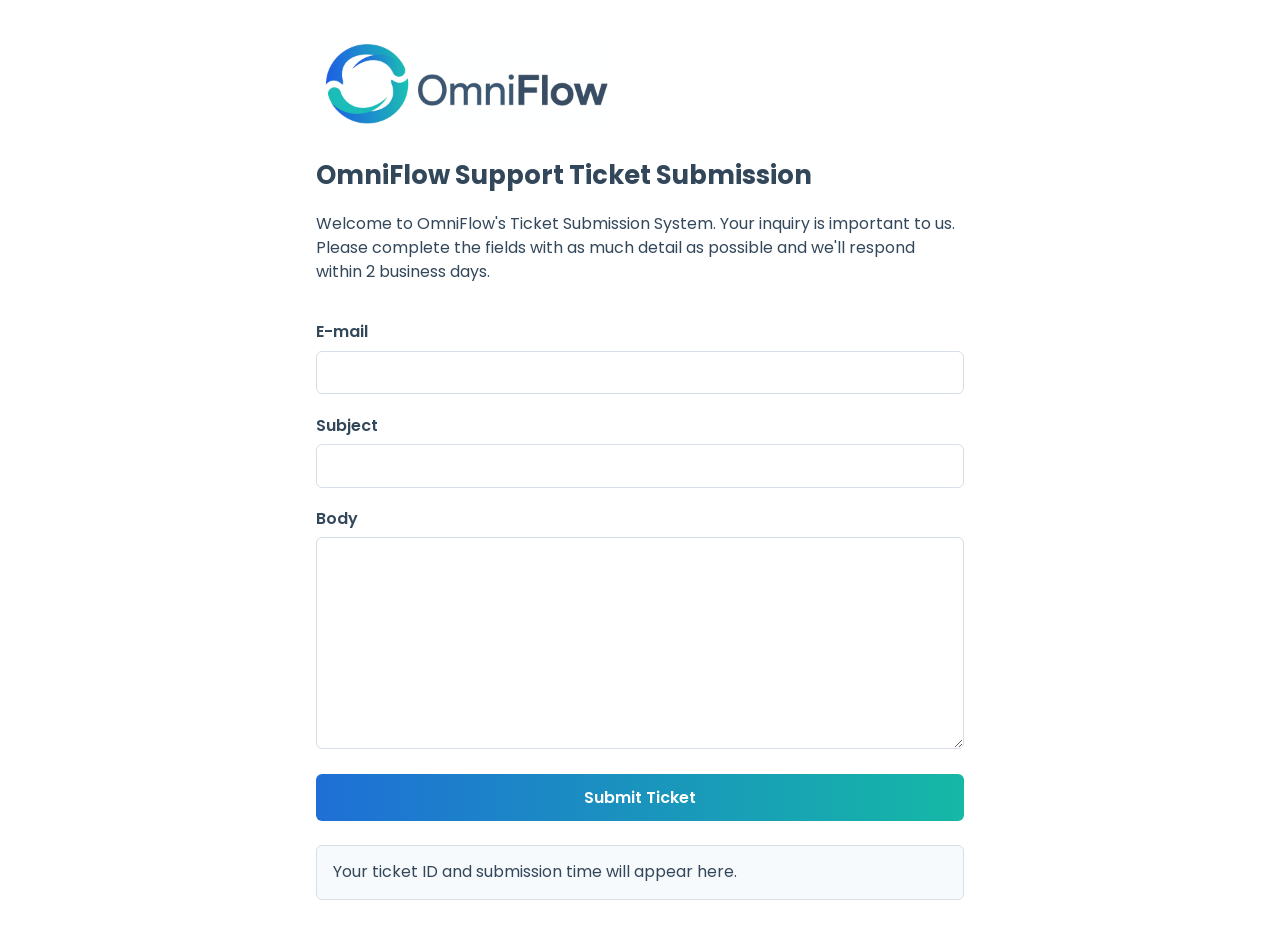
<file: index.html>
<!DOCTYPE html>
<html lang="en">
<head>
<meta charset="utf-8">
<title>OmniFlow Support Ticket Submission</title>
<link rel="stylesheet" href="styles.css">
</head>
<body>
<img src="image/omniflow-logo.png" alt="OmniFlow logo" width="300">
<h1>OmniFlow Support Ticket Submission</h1>
<p>Welcome to OmniFlow's Ticket Submission System. Your inquiry is important to us. Please complete the fields with as much detail as possible and we'll respond within 2 business days.</p>

<form id="ticket-form">
<label for="email">E-mail</label>
<input type="email" id="email" name="email" required pattern="[\w.-]+@[\w.-]+\.\w+" title="Enter a full email address, e.g. name@company.com">
<label for="subject">Subject</label>
<input type="text" id="subject" name="subject" required minlength="3" maxlength="200">
<label for="body">Body</label>
<textarea id="body" name="body" rows="8" required minlength="10" maxlength="5000"></textarea>
<button type="submit">Submit Ticket</button>
</form>
<div id="ticket-result">Your ticket ID and submission time will appear here.</div>
<script src="script.js"></script>
</body>
</html>
</file>
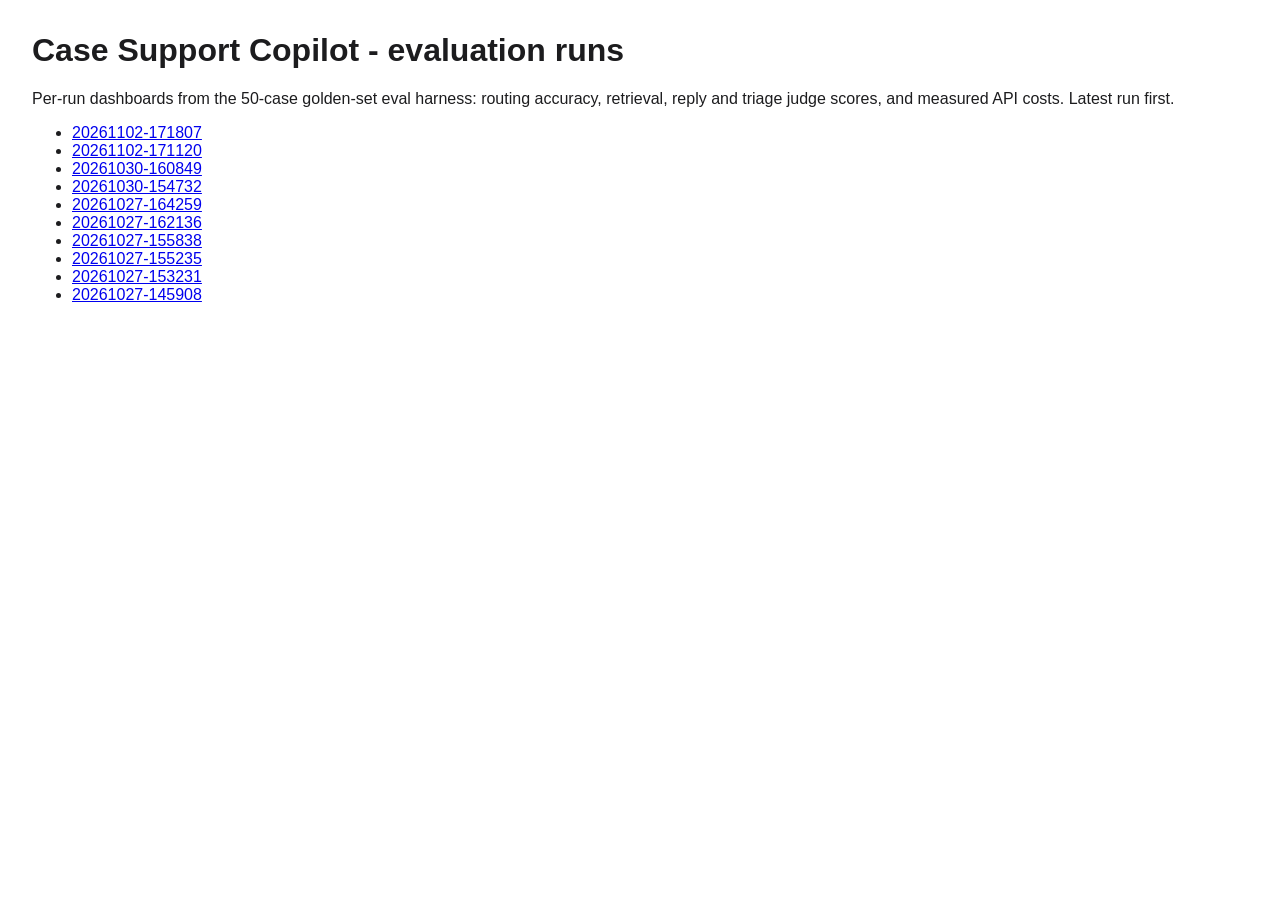
<file: capstone/eval/reports/index.html>
<!DOCTYPE html><html><head><meta charset='utf-8'><title>Case Support Copilot - eval runs</title><style>body { font-family: -apple-system, sans-serif; margin: 2rem; color: #1c1c1e; }</style></head><body><h1>Case Support Copilot - evaluation runs</h1><p>Per-run dashboards from the 50-case golden-set eval harness: routing accuracy, retrieval, reply and triage judge scores, and measured API costs. Latest run first.</p><ul><li><a href='20261102-171807/dashboard.html'>20261102-171807</a></li><li><a href='20261102-171120/dashboard.html'>20261102-171120</a></li><li><a href='20261030-160849/dashboard.html'>20261030-160849</a></li><li><a href='20261030-154732/dashboard.html'>20261030-154732</a></li><li><a href='20261027-164259/dashboard.html'>20261027-164259</a></li><li><a href='20261027-162136/dashboard.html'>20261027-162136</a></li><li><a href='20261027-155838/dashboard.html'>20261027-155838</a></li><li><a href='20261027-155235/dashboard.html'>20261027-155235</a></li><li><a href='20261027-153231/dashboard.html'>20261027-153231</a></li><li><a href='20261027-145908/dashboard.html'>20261027-145908</a></li></ul></body></html>
</file>
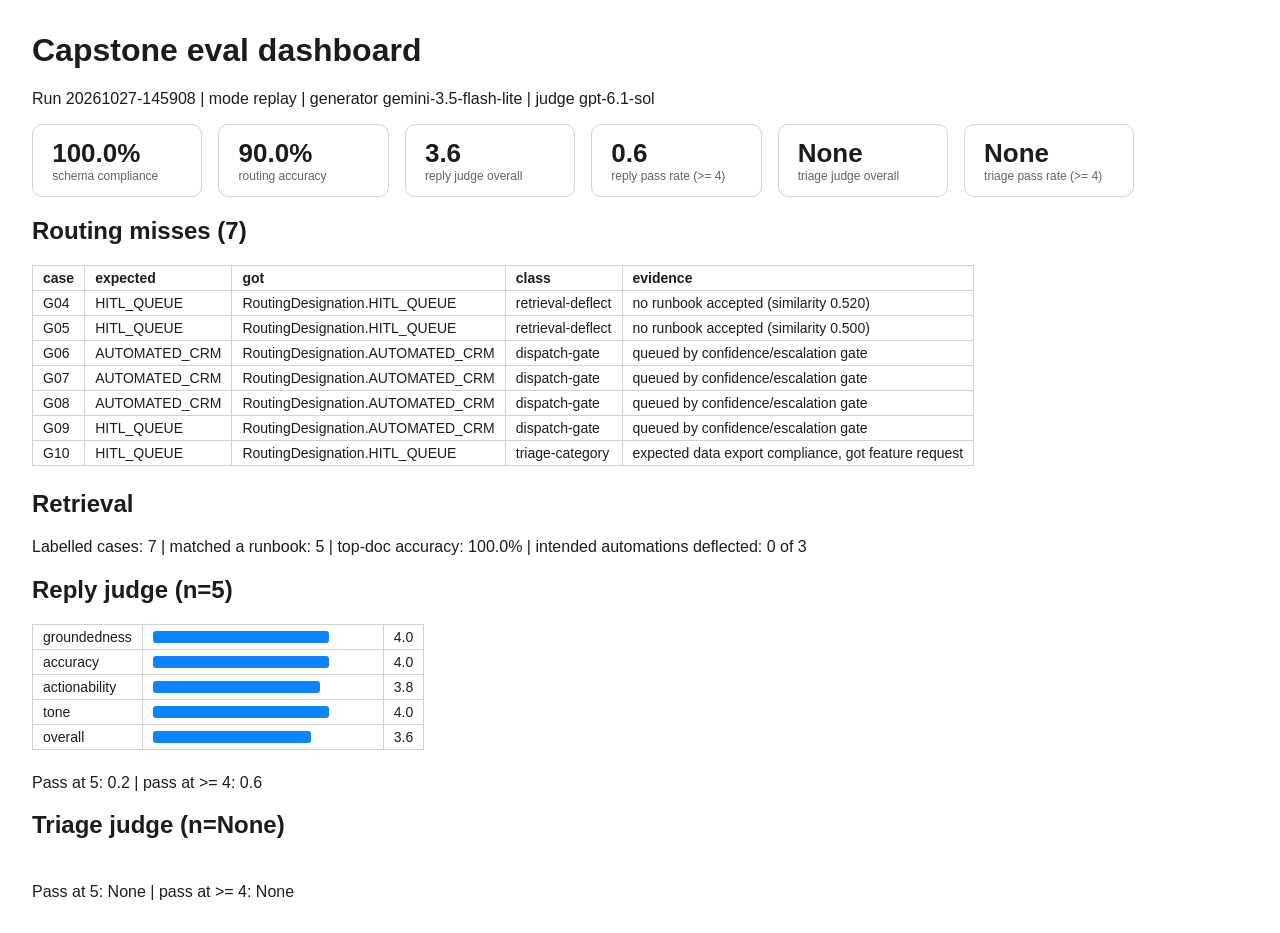
<file: capstone/eval/reports/20261027-145908/dashboard.html>
<!DOCTYPE html>
<html lang="en"><head><meta charset="utf-8">
<title>Capstone eval - 20261027-145908</title>
<style>
body { font-family: -apple-system, sans-serif; margin: 2rem;
  color: #1c1c1e; }
table { border-collapse: collapse; margin: 0.5rem 0 1.5rem; }
td, th { border: 1px solid #d1d1d6; padding: 4px 10px;
  text-align: left; font-size: 14px; }
.headline { display: flex; gap: 1rem; flex-wrap: wrap; }
.card { border: 1px solid #d1d1d6; border-radius: 10px;
  padding: 0.8rem 1.2rem; min-width: 130px; }
.card .n { font-size: 26px; font-weight: 700; }
.card .l { font-size: 12px; color: #636366; }
.barcell { width: 220px; }
.bar { background: #0a84ff; height: 12px; border-radius: 3px; }
</style></head><body>
<h1>Capstone eval dashboard</h1>
<p>Run 20261027-145908 | mode replay |
generator gemini-3.5-flash-lite | judge
gpt-6.1-sol</p>
<div class="headline">
<div class="card"><div class="n">100.0%</div>
<div class="l">schema compliance</div></div>
<div class="card"><div class="n">90.0%</div>
<div class="l">routing accuracy</div></div>
<div class="card"><div class="n">3.6</div>
<div class="l">reply judge overall</div></div>
<div class="card"><div class="n">0.6</div>
<div class="l">reply pass rate (&gt;= 4)</div></div>
<div class="card"><div class="n">None</div>
<div class="l">triage judge overall</div></div>
<div class="card"><div class="n">None</div>
<div class="l">triage pass rate (&gt;= 4)</div></div>
</div>

<h2>Routing misses (7)</h2>
<table><tr><th>case</th><th>expected</th><th>got</th>
<th>class</th><th>evidence</th></tr><tr><td>G04</td><td>HITL_QUEUE</td><td>RoutingDesignation.HITL_QUEUE</td><td>retrieval-deflect</td><td>no runbook accepted (similarity 0.520)</td></tr><tr><td>G05</td><td>HITL_QUEUE</td><td>RoutingDesignation.HITL_QUEUE</td><td>retrieval-deflect</td><td>no runbook accepted (similarity 0.500)</td></tr><tr><td>G06</td><td>AUTOMATED_CRM</td><td>RoutingDesignation.AUTOMATED_CRM</td><td>dispatch-gate</td><td>queued by confidence/escalation gate</td></tr><tr><td>G07</td><td>AUTOMATED_CRM</td><td>RoutingDesignation.AUTOMATED_CRM</td><td>dispatch-gate</td><td>queued by confidence/escalation gate</td></tr><tr><td>G08</td><td>AUTOMATED_CRM</td><td>RoutingDesignation.AUTOMATED_CRM</td><td>dispatch-gate</td><td>queued by confidence/escalation gate</td></tr><tr><td>G09</td><td>HITL_QUEUE</td><td>RoutingDesignation.AUTOMATED_CRM</td><td>dispatch-gate</td><td>queued by confidence/escalation gate</td></tr><tr><td>G10</td><td>HITL_QUEUE</td><td>RoutingDesignation.HITL_QUEUE</td><td>triage-category</td><td>expected data export compliance, got feature request</td></tr></table>
<h2>Retrieval</h2>
<p>Labelled cases: 7 | matched a runbook:
5 | top-doc accuracy: 100.0% |
intended automations deflected: 0 of
3</p>
<h2>Reply judge (n=5)</h2>
<table><tr><td>groundedness</td><td class='barcell'><div class='bar' style='width:80%'></div></td><td>4.0</td></tr><tr><td>accuracy</td><td class='barcell'><div class='bar' style='width:80%'></div></td><td>4.0</td></tr><tr><td>actionability</td><td class='barcell'><div class='bar' style='width:76%'></div></td><td>3.8</td></tr><tr><td>tone</td><td class='barcell'><div class='bar' style='width:80%'></div></td><td>4.0</td></tr><tr><td>overall</td><td class='barcell'><div class='bar' style='width:72%'></div></td><td>3.6</td></tr></table>
<p>Pass at 5: 0.2 |
pass at &gt;= 4: 0.6</p>
<h2>Triage judge (n=None)</h2>
<table></table>
<p>Pass at 5: None |
pass at &gt;= 4: None</p>
</body></html>
</file>
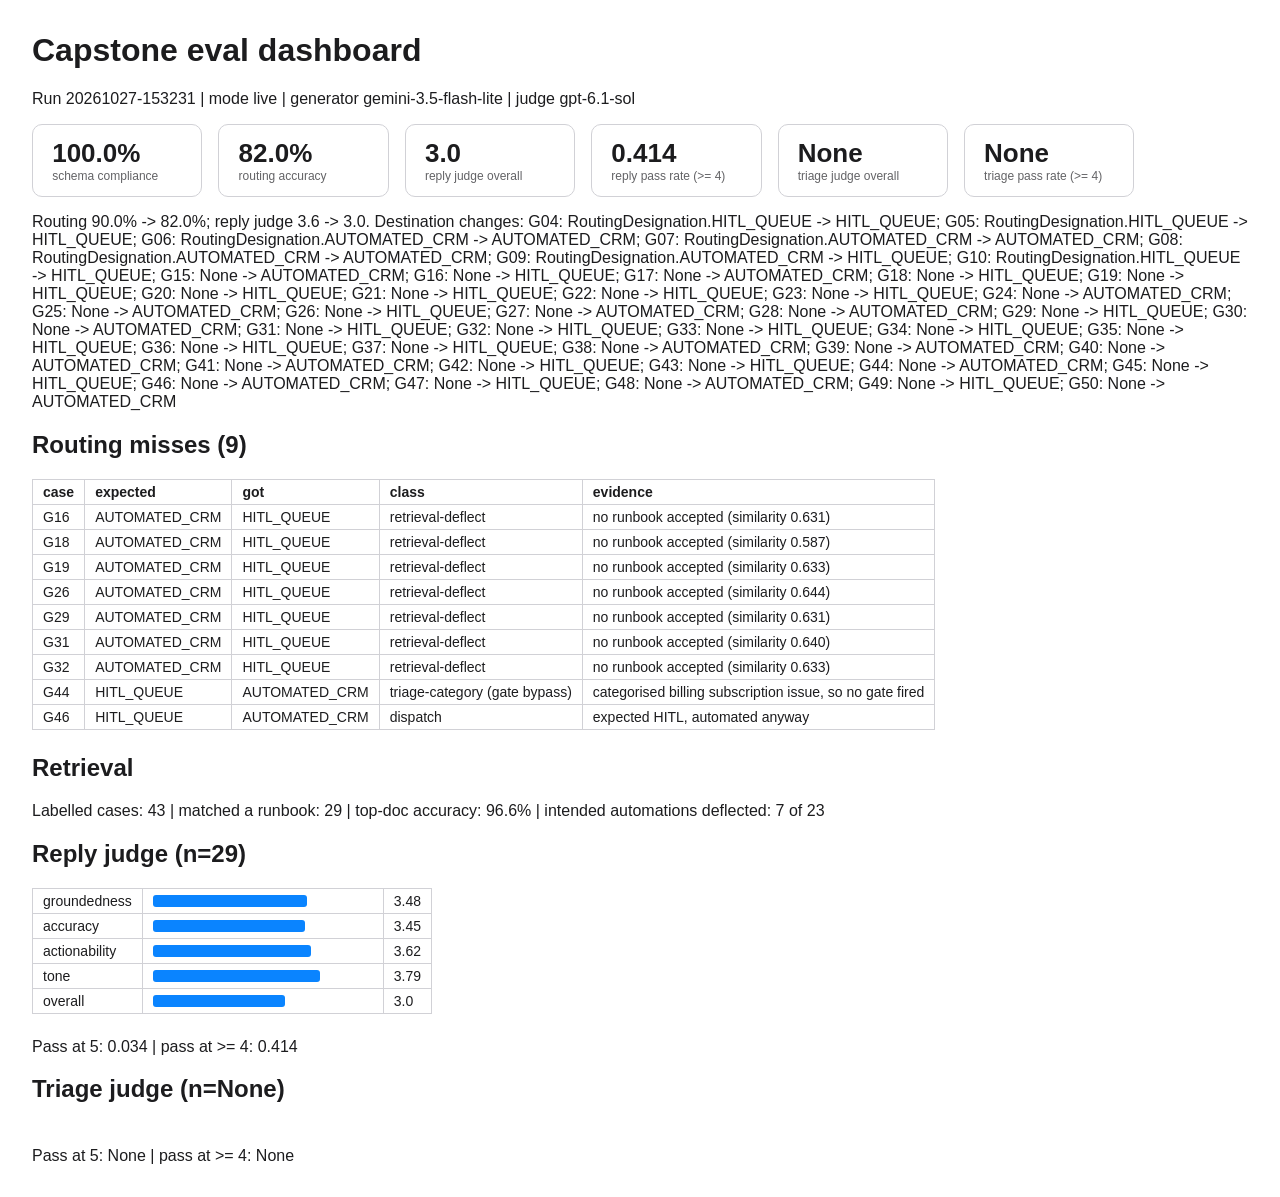
<file: capstone/eval/reports/20261027-153231/dashboard.html>
<!DOCTYPE html>
<html lang="en"><head><meta charset="utf-8">
<title>Capstone eval - 20261027-153231</title>
<style>
body { font-family: -apple-system, sans-serif; margin: 2rem;
  color: #1c1c1e; }
table { border-collapse: collapse; margin: 0.5rem 0 1.5rem; }
td, th { border: 1px solid #d1d1d6; padding: 4px 10px;
  text-align: left; font-size: 14px; }
.headline { display: flex; gap: 1rem; flex-wrap: wrap; }
.card { border: 1px solid #d1d1d6; border-radius: 10px;
  padding: 0.8rem 1.2rem; min-width: 130px; }
.card .n { font-size: 26px; font-weight: 700; }
.card .l { font-size: 12px; color: #636366; }
.barcell { width: 220px; }
.bar { background: #0a84ff; height: 12px; border-radius: 3px; }
</style></head><body>
<h1>Capstone eval dashboard</h1>
<p>Run 20261027-153231 | mode live |
generator gemini-3.5-flash-lite | judge
gpt-6.1-sol</p>
<div class="headline">
<div class="card"><div class="n">100.0%</div>
<div class="l">schema compliance</div></div>
<div class="card"><div class="n">82.0%</div>
<div class="l">routing accuracy</div></div>
<div class="card"><div class="n">3.0</div>
<div class="l">reply judge overall</div></div>
<div class="card"><div class="n">0.414</div>
<div class="l">reply pass rate (&gt;= 4)</div></div>
<div class="card"><div class="n">None</div>
<div class="l">triage judge overall</div></div>
<div class="card"><div class="n">None</div>
<div class="l">triage pass rate (&gt;= 4)</div></div>
</div>
<p>Routing 90.0% -> 82.0%; reply judge 3.6 -> 3.0. Destination changes: G04: RoutingDesignation.HITL_QUEUE -&gt; HITL_QUEUE; G05: RoutingDesignation.HITL_QUEUE -&gt; HITL_QUEUE; G06: RoutingDesignation.AUTOMATED_CRM -&gt; AUTOMATED_CRM; G07: RoutingDesignation.AUTOMATED_CRM -&gt; AUTOMATED_CRM; G08: RoutingDesignation.AUTOMATED_CRM -&gt; AUTOMATED_CRM; G09: RoutingDesignation.AUTOMATED_CRM -&gt; HITL_QUEUE; G10: RoutingDesignation.HITL_QUEUE -&gt; HITL_QUEUE; G15: None -&gt; AUTOMATED_CRM; G16: None -&gt; HITL_QUEUE; G17: None -&gt; AUTOMATED_CRM; G18: None -&gt; HITL_QUEUE; G19: None -&gt; HITL_QUEUE; G20: None -&gt; HITL_QUEUE; G21: None -&gt; HITL_QUEUE; G22: None -&gt; HITL_QUEUE; G23: None -&gt; HITL_QUEUE; G24: None -&gt; AUTOMATED_CRM; G25: None -&gt; AUTOMATED_CRM; G26: None -&gt; HITL_QUEUE; G27: None -&gt; AUTOMATED_CRM; G28: None -&gt; AUTOMATED_CRM; G29: None -&gt; HITL_QUEUE; G30: None -&gt; AUTOMATED_CRM; G31: None -&gt; HITL_QUEUE; G32: None -&gt; HITL_QUEUE; G33: None -&gt; HITL_QUEUE; G34: None -&gt; HITL_QUEUE; G35: None -&gt; HITL_QUEUE; G36: None -&gt; HITL_QUEUE; G37: None -&gt; HITL_QUEUE; G38: None -&gt; AUTOMATED_CRM; G39: None -&gt; AUTOMATED_CRM; G40: None -&gt; AUTOMATED_CRM; G41: None -&gt; AUTOMATED_CRM; G42: None -&gt; HITL_QUEUE; G43: None -&gt; HITL_QUEUE; G44: None -&gt; AUTOMATED_CRM; G45: None -&gt; HITL_QUEUE; G46: None -&gt; AUTOMATED_CRM; G47: None -&gt; HITL_QUEUE; G48: None -&gt; AUTOMATED_CRM; G49: None -&gt; HITL_QUEUE; G50: None -&gt; AUTOMATED_CRM</p>
<h2>Routing misses (9)</h2>
<table><tr><th>case</th><th>expected</th><th>got</th>
<th>class</th><th>evidence</th></tr><tr><td>G16</td><td>AUTOMATED_CRM</td><td>HITL_QUEUE</td><td>retrieval-deflect</td><td>no runbook accepted (similarity 0.631)</td></tr><tr><td>G18</td><td>AUTOMATED_CRM</td><td>HITL_QUEUE</td><td>retrieval-deflect</td><td>no runbook accepted (similarity 0.587)</td></tr><tr><td>G19</td><td>AUTOMATED_CRM</td><td>HITL_QUEUE</td><td>retrieval-deflect</td><td>no runbook accepted (similarity 0.633)</td></tr><tr><td>G26</td><td>AUTOMATED_CRM</td><td>HITL_QUEUE</td><td>retrieval-deflect</td><td>no runbook accepted (similarity 0.644)</td></tr><tr><td>G29</td><td>AUTOMATED_CRM</td><td>HITL_QUEUE</td><td>retrieval-deflect</td><td>no runbook accepted (similarity 0.631)</td></tr><tr><td>G31</td><td>AUTOMATED_CRM</td><td>HITL_QUEUE</td><td>retrieval-deflect</td><td>no runbook accepted (similarity 0.640)</td></tr><tr><td>G32</td><td>AUTOMATED_CRM</td><td>HITL_QUEUE</td><td>retrieval-deflect</td><td>no runbook accepted (similarity 0.633)</td></tr><tr><td>G44</td><td>HITL_QUEUE</td><td>AUTOMATED_CRM</td><td>triage-category (gate bypass)</td><td>categorised billing subscription issue, so no gate fired</td></tr><tr><td>G46</td><td>HITL_QUEUE</td><td>AUTOMATED_CRM</td><td>dispatch</td><td>expected HITL, automated anyway</td></tr></table>
<h2>Retrieval</h2>
<p>Labelled cases: 43 | matched a runbook:
29 | top-doc accuracy: 96.6% |
intended automations deflected: 7 of
23</p>
<h2>Reply judge (n=29)</h2>
<table><tr><td>groundedness</td><td class='barcell'><div class='bar' style='width:70%'></div></td><td>3.48</td></tr><tr><td>accuracy</td><td class='barcell'><div class='bar' style='width:69%'></div></td><td>3.45</td></tr><tr><td>actionability</td><td class='barcell'><div class='bar' style='width:72%'></div></td><td>3.62</td></tr><tr><td>tone</td><td class='barcell'><div class='bar' style='width:76%'></div></td><td>3.79</td></tr><tr><td>overall</td><td class='barcell'><div class='bar' style='width:60%'></div></td><td>3.0</td></tr></table>
<p>Pass at 5: 0.034 |
pass at &gt;= 4: 0.414</p>
<h2>Triage judge (n=None)</h2>
<table></table>
<p>Pass at 5: None |
pass at &gt;= 4: None</p>
</body></html>
</file>
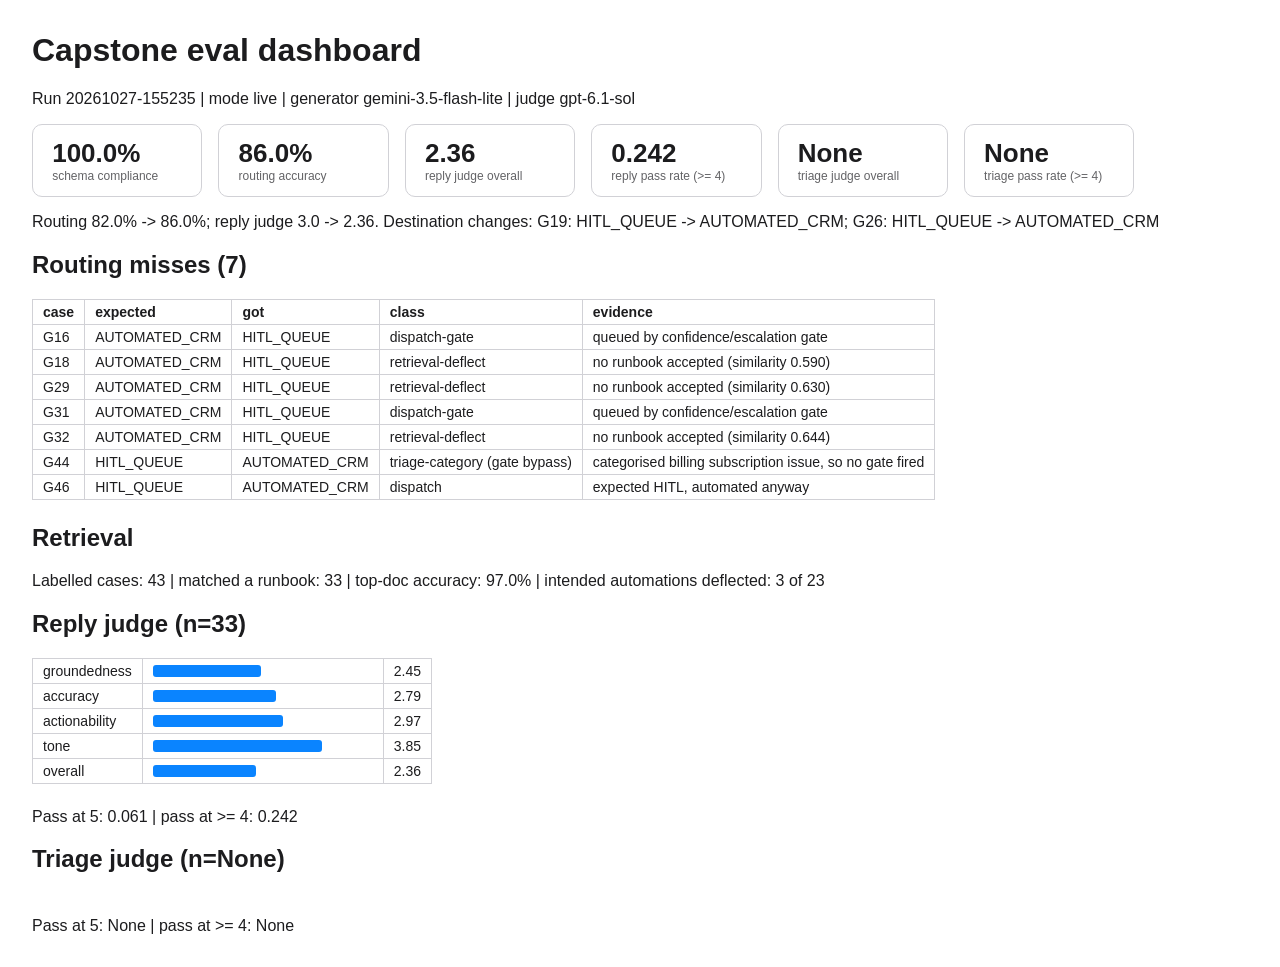
<file: capstone/eval/reports/20261027-155235/dashboard.html>
<!DOCTYPE html>
<html lang="en"><head><meta charset="utf-8">
<title>Capstone eval - 20261027-155235</title>
<style>
body { font-family: -apple-system, sans-serif; margin: 2rem;
  color: #1c1c1e; }
table { border-collapse: collapse; margin: 0.5rem 0 1.5rem; }
td, th { border: 1px solid #d1d1d6; padding: 4px 10px;
  text-align: left; font-size: 14px; }
.headline { display: flex; gap: 1rem; flex-wrap: wrap; }
.card { border: 1px solid #d1d1d6; border-radius: 10px;
  padding: 0.8rem 1.2rem; min-width: 130px; }
.card .n { font-size: 26px; font-weight: 700; }
.card .l { font-size: 12px; color: #636366; }
.barcell { width: 220px; }
.bar { background: #0a84ff; height: 12px; border-radius: 3px; }
</style></head><body>
<h1>Capstone eval dashboard</h1>
<p>Run 20261027-155235 | mode live |
generator gemini-3.5-flash-lite | judge
gpt-6.1-sol</p>
<div class="headline">
<div class="card"><div class="n">100.0%</div>
<div class="l">schema compliance</div></div>
<div class="card"><div class="n">86.0%</div>
<div class="l">routing accuracy</div></div>
<div class="card"><div class="n">2.36</div>
<div class="l">reply judge overall</div></div>
<div class="card"><div class="n">0.242</div>
<div class="l">reply pass rate (&gt;= 4)</div></div>
<div class="card"><div class="n">None</div>
<div class="l">triage judge overall</div></div>
<div class="card"><div class="n">None</div>
<div class="l">triage pass rate (&gt;= 4)</div></div>
</div>
<p>Routing 82.0% -> 86.0%; reply judge 3.0 -> 2.36. Destination changes: G19: HITL_QUEUE -&gt; AUTOMATED_CRM; G26: HITL_QUEUE -&gt; AUTOMATED_CRM</p>
<h2>Routing misses (7)</h2>
<table><tr><th>case</th><th>expected</th><th>got</th>
<th>class</th><th>evidence</th></tr><tr><td>G16</td><td>AUTOMATED_CRM</td><td>HITL_QUEUE</td><td>dispatch-gate</td><td>queued by confidence/escalation gate</td></tr><tr><td>G18</td><td>AUTOMATED_CRM</td><td>HITL_QUEUE</td><td>retrieval-deflect</td><td>no runbook accepted (similarity 0.590)</td></tr><tr><td>G29</td><td>AUTOMATED_CRM</td><td>HITL_QUEUE</td><td>retrieval-deflect</td><td>no runbook accepted (similarity 0.630)</td></tr><tr><td>G31</td><td>AUTOMATED_CRM</td><td>HITL_QUEUE</td><td>dispatch-gate</td><td>queued by confidence/escalation gate</td></tr><tr><td>G32</td><td>AUTOMATED_CRM</td><td>HITL_QUEUE</td><td>retrieval-deflect</td><td>no runbook accepted (similarity 0.644)</td></tr><tr><td>G44</td><td>HITL_QUEUE</td><td>AUTOMATED_CRM</td><td>triage-category (gate bypass)</td><td>categorised billing subscription issue, so no gate fired</td></tr><tr><td>G46</td><td>HITL_QUEUE</td><td>AUTOMATED_CRM</td><td>dispatch</td><td>expected HITL, automated anyway</td></tr></table>
<h2>Retrieval</h2>
<p>Labelled cases: 43 | matched a runbook:
33 | top-doc accuracy: 97.0% |
intended automations deflected: 3 of
23</p>
<h2>Reply judge (n=33)</h2>
<table><tr><td>groundedness</td><td class='barcell'><div class='bar' style='width:49%'></div></td><td>2.45</td></tr><tr><td>accuracy</td><td class='barcell'><div class='bar' style='width:56%'></div></td><td>2.79</td></tr><tr><td>actionability</td><td class='barcell'><div class='bar' style='width:59%'></div></td><td>2.97</td></tr><tr><td>tone</td><td class='barcell'><div class='bar' style='width:77%'></div></td><td>3.85</td></tr><tr><td>overall</td><td class='barcell'><div class='bar' style='width:47%'></div></td><td>2.36</td></tr></table>
<p>Pass at 5: 0.061 |
pass at &gt;= 4: 0.242</p>
<h2>Triage judge (n=None)</h2>
<table></table>
<p>Pass at 5: None |
pass at &gt;= 4: None</p>
</body></html>
</file>
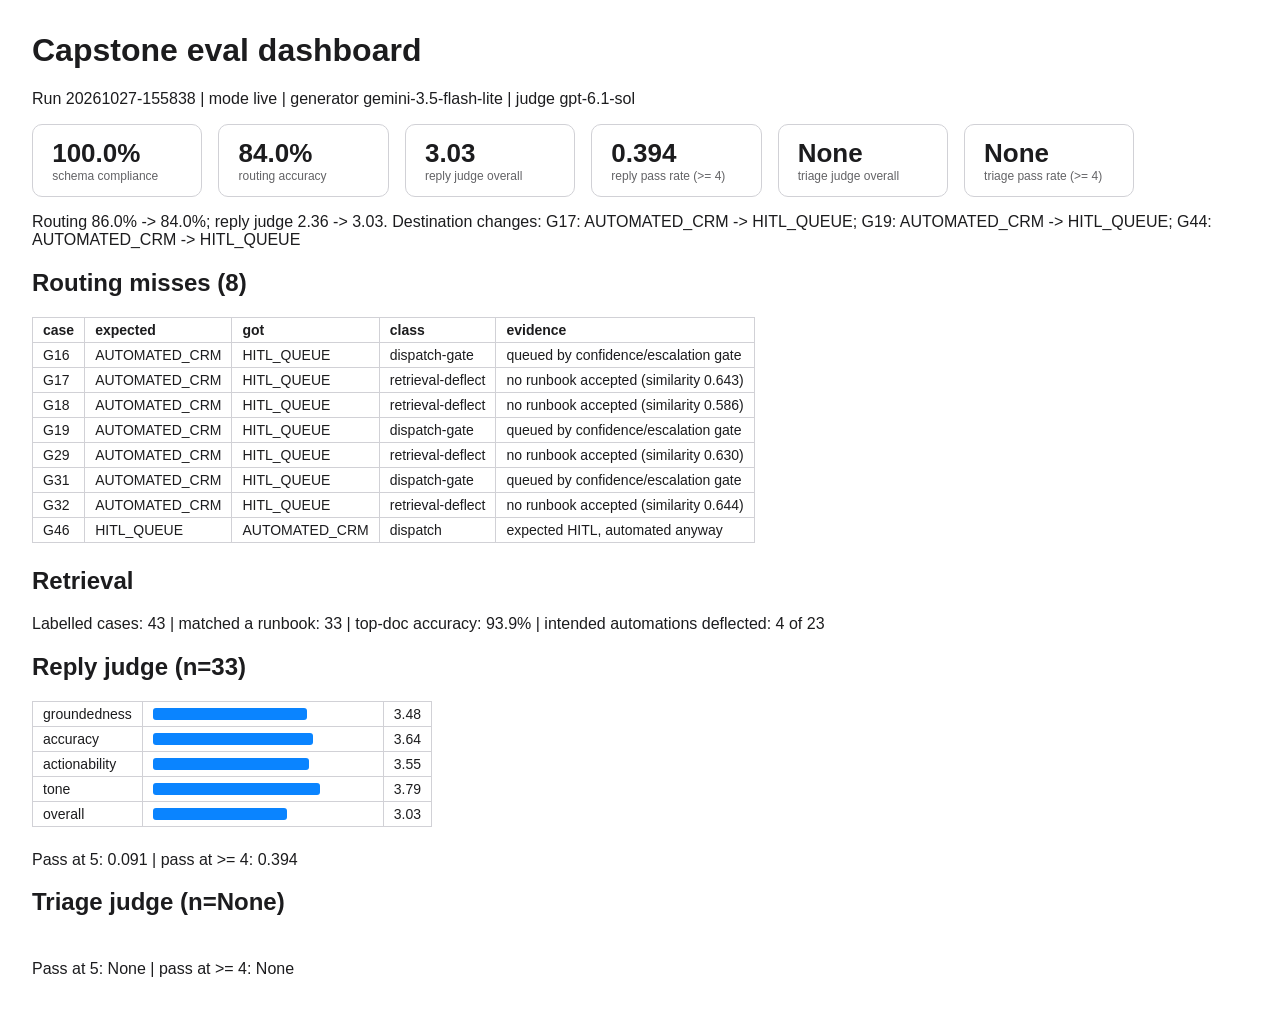
<file: capstone/eval/reports/20261027-155838/dashboard.html>
<!DOCTYPE html>
<html lang="en"><head><meta charset="utf-8">
<title>Capstone eval - 20261027-155838</title>
<style>
body { font-family: -apple-system, sans-serif; margin: 2rem;
  color: #1c1c1e; }
table { border-collapse: collapse; margin: 0.5rem 0 1.5rem; }
td, th { border: 1px solid #d1d1d6; padding: 4px 10px;
  text-align: left; font-size: 14px; }
.headline { display: flex; gap: 1rem; flex-wrap: wrap; }
.card { border: 1px solid #d1d1d6; border-radius: 10px;
  padding: 0.8rem 1.2rem; min-width: 130px; }
.card .n { font-size: 26px; font-weight: 700; }
.card .l { font-size: 12px; color: #636366; }
.barcell { width: 220px; }
.bar { background: #0a84ff; height: 12px; border-radius: 3px; }
</style></head><body>
<h1>Capstone eval dashboard</h1>
<p>Run 20261027-155838 | mode live |
generator gemini-3.5-flash-lite | judge
gpt-6.1-sol</p>
<div class="headline">
<div class="card"><div class="n">100.0%</div>
<div class="l">schema compliance</div></div>
<div class="card"><div class="n">84.0%</div>
<div class="l">routing accuracy</div></div>
<div class="card"><div class="n">3.03</div>
<div class="l">reply judge overall</div></div>
<div class="card"><div class="n">0.394</div>
<div class="l">reply pass rate (&gt;= 4)</div></div>
<div class="card"><div class="n">None</div>
<div class="l">triage judge overall</div></div>
<div class="card"><div class="n">None</div>
<div class="l">triage pass rate (&gt;= 4)</div></div>
</div>
<p>Routing 86.0% -> 84.0%; reply judge 2.36 -> 3.03. Destination changes: G17: AUTOMATED_CRM -&gt; HITL_QUEUE; G19: AUTOMATED_CRM -&gt; HITL_QUEUE; G44: AUTOMATED_CRM -&gt; HITL_QUEUE</p>
<h2>Routing misses (8)</h2>
<table><tr><th>case</th><th>expected</th><th>got</th>
<th>class</th><th>evidence</th></tr><tr><td>G16</td><td>AUTOMATED_CRM</td><td>HITL_QUEUE</td><td>dispatch-gate</td><td>queued by confidence/escalation gate</td></tr><tr><td>G17</td><td>AUTOMATED_CRM</td><td>HITL_QUEUE</td><td>retrieval-deflect</td><td>no runbook accepted (similarity 0.643)</td></tr><tr><td>G18</td><td>AUTOMATED_CRM</td><td>HITL_QUEUE</td><td>retrieval-deflect</td><td>no runbook accepted (similarity 0.586)</td></tr><tr><td>G19</td><td>AUTOMATED_CRM</td><td>HITL_QUEUE</td><td>dispatch-gate</td><td>queued by confidence/escalation gate</td></tr><tr><td>G29</td><td>AUTOMATED_CRM</td><td>HITL_QUEUE</td><td>retrieval-deflect</td><td>no runbook accepted (similarity 0.630)</td></tr><tr><td>G31</td><td>AUTOMATED_CRM</td><td>HITL_QUEUE</td><td>dispatch-gate</td><td>queued by confidence/escalation gate</td></tr><tr><td>G32</td><td>AUTOMATED_CRM</td><td>HITL_QUEUE</td><td>retrieval-deflect</td><td>no runbook accepted (similarity 0.644)</td></tr><tr><td>G46</td><td>HITL_QUEUE</td><td>AUTOMATED_CRM</td><td>dispatch</td><td>expected HITL, automated anyway</td></tr></table>
<h2>Retrieval</h2>
<p>Labelled cases: 43 | matched a runbook:
33 | top-doc accuracy: 93.9% |
intended automations deflected: 4 of
23</p>
<h2>Reply judge (n=33)</h2>
<table><tr><td>groundedness</td><td class='barcell'><div class='bar' style='width:70%'></div></td><td>3.48</td></tr><tr><td>accuracy</td><td class='barcell'><div class='bar' style='width:73%'></div></td><td>3.64</td></tr><tr><td>actionability</td><td class='barcell'><div class='bar' style='width:71%'></div></td><td>3.55</td></tr><tr><td>tone</td><td class='barcell'><div class='bar' style='width:76%'></div></td><td>3.79</td></tr><tr><td>overall</td><td class='barcell'><div class='bar' style='width:61%'></div></td><td>3.03</td></tr></table>
<p>Pass at 5: 0.091 |
pass at &gt;= 4: 0.394</p>
<h2>Triage judge (n=None)</h2>
<table></table>
<p>Pass at 5: None |
pass at &gt;= 4: None</p>
</body></html>
</file>
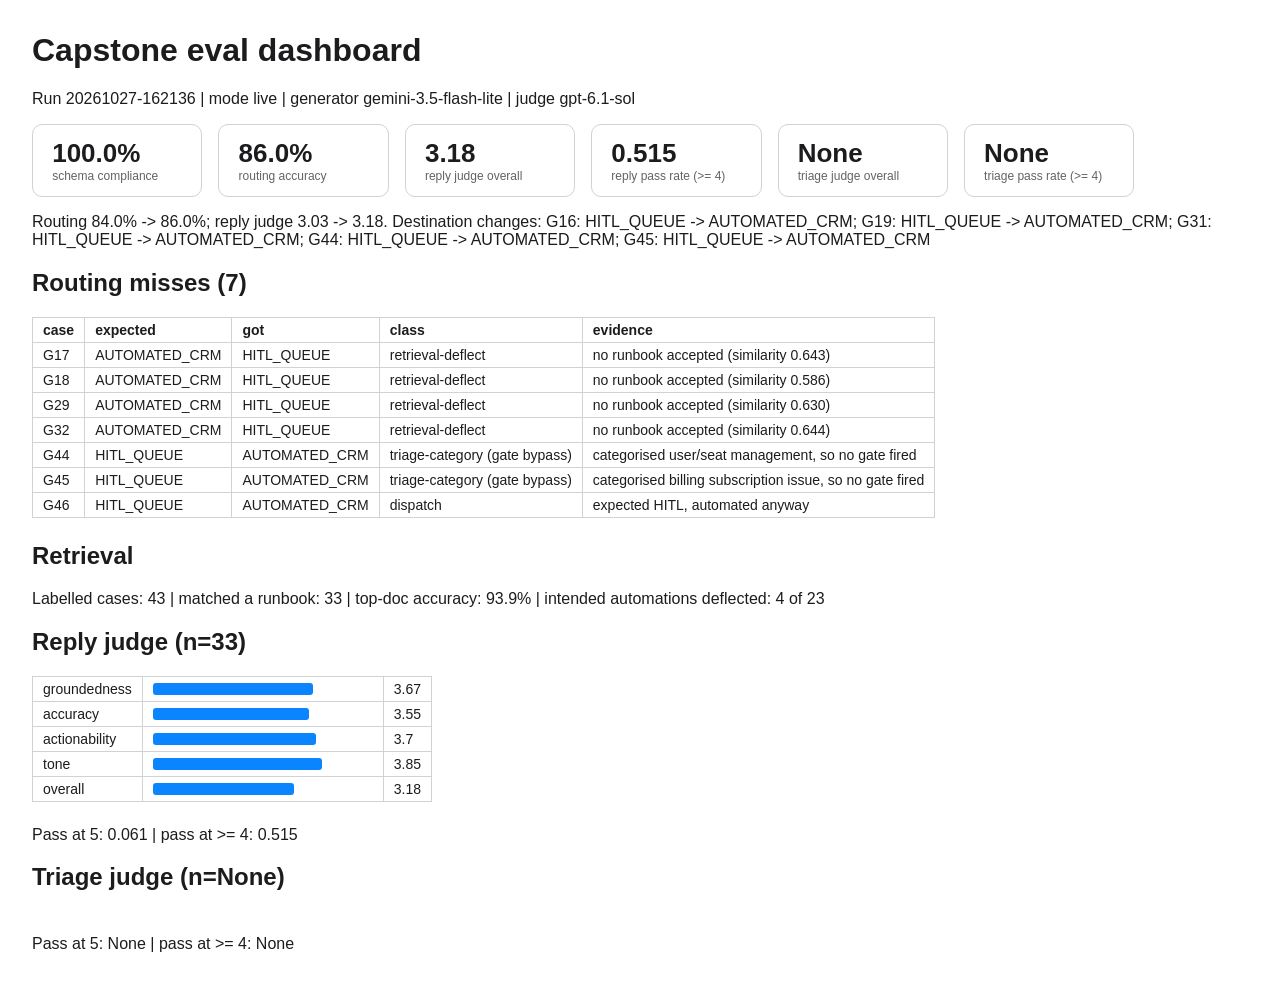
<file: capstone/eval/reports/20261027-162136/dashboard.html>
<!DOCTYPE html>
<html lang="en"><head><meta charset="utf-8">
<title>Capstone eval - 20261027-162136</title>
<style>
body { font-family: -apple-system, sans-serif; margin: 2rem;
  color: #1c1c1e; }
table { border-collapse: collapse; margin: 0.5rem 0 1.5rem; }
td, th { border: 1px solid #d1d1d6; padding: 4px 10px;
  text-align: left; font-size: 14px; }
.headline { display: flex; gap: 1rem; flex-wrap: wrap; }
.card { border: 1px solid #d1d1d6; border-radius: 10px;
  padding: 0.8rem 1.2rem; min-width: 130px; }
.card .n { font-size: 26px; font-weight: 700; }
.card .l { font-size: 12px; color: #636366; }
.barcell { width: 220px; }
.bar { background: #0a84ff; height: 12px; border-radius: 3px; }
</style></head><body>
<h1>Capstone eval dashboard</h1>
<p>Run 20261027-162136 | mode live |
generator gemini-3.5-flash-lite | judge
gpt-6.1-sol</p>
<div class="headline">
<div class="card"><div class="n">100.0%</div>
<div class="l">schema compliance</div></div>
<div class="card"><div class="n">86.0%</div>
<div class="l">routing accuracy</div></div>
<div class="card"><div class="n">3.18</div>
<div class="l">reply judge overall</div></div>
<div class="card"><div class="n">0.515</div>
<div class="l">reply pass rate (&gt;= 4)</div></div>
<div class="card"><div class="n">None</div>
<div class="l">triage judge overall</div></div>
<div class="card"><div class="n">None</div>
<div class="l">triage pass rate (&gt;= 4)</div></div>
</div>
<p>Routing 84.0% -> 86.0%; reply judge 3.03 -> 3.18. Destination changes: G16: HITL_QUEUE -&gt; AUTOMATED_CRM; G19: HITL_QUEUE -&gt; AUTOMATED_CRM; G31: HITL_QUEUE -&gt; AUTOMATED_CRM; G44: HITL_QUEUE -&gt; AUTOMATED_CRM; G45: HITL_QUEUE -&gt; AUTOMATED_CRM</p>
<h2>Routing misses (7)</h2>
<table><tr><th>case</th><th>expected</th><th>got</th>
<th>class</th><th>evidence</th></tr><tr><td>G17</td><td>AUTOMATED_CRM</td><td>HITL_QUEUE</td><td>retrieval-deflect</td><td>no runbook accepted (similarity 0.643)</td></tr><tr><td>G18</td><td>AUTOMATED_CRM</td><td>HITL_QUEUE</td><td>retrieval-deflect</td><td>no runbook accepted (similarity 0.586)</td></tr><tr><td>G29</td><td>AUTOMATED_CRM</td><td>HITL_QUEUE</td><td>retrieval-deflect</td><td>no runbook accepted (similarity 0.630)</td></tr><tr><td>G32</td><td>AUTOMATED_CRM</td><td>HITL_QUEUE</td><td>retrieval-deflect</td><td>no runbook accepted (similarity 0.644)</td></tr><tr><td>G44</td><td>HITL_QUEUE</td><td>AUTOMATED_CRM</td><td>triage-category (gate bypass)</td><td>categorised user/seat management, so no gate fired</td></tr><tr><td>G45</td><td>HITL_QUEUE</td><td>AUTOMATED_CRM</td><td>triage-category (gate bypass)</td><td>categorised billing subscription issue, so no gate fired</td></tr><tr><td>G46</td><td>HITL_QUEUE</td><td>AUTOMATED_CRM</td><td>dispatch</td><td>expected HITL, automated anyway</td></tr></table>
<h2>Retrieval</h2>
<p>Labelled cases: 43 | matched a runbook:
33 | top-doc accuracy: 93.9% |
intended automations deflected: 4 of
23</p>
<h2>Reply judge (n=33)</h2>
<table><tr><td>groundedness</td><td class='barcell'><div class='bar' style='width:73%'></div></td><td>3.67</td></tr><tr><td>accuracy</td><td class='barcell'><div class='bar' style='width:71%'></div></td><td>3.55</td></tr><tr><td>actionability</td><td class='barcell'><div class='bar' style='width:74%'></div></td><td>3.7</td></tr><tr><td>tone</td><td class='barcell'><div class='bar' style='width:77%'></div></td><td>3.85</td></tr><tr><td>overall</td><td class='barcell'><div class='bar' style='width:64%'></div></td><td>3.18</td></tr></table>
<p>Pass at 5: 0.061 |
pass at &gt;= 4: 0.515</p>
<h2>Triage judge (n=None)</h2>
<table></table>
<p>Pass at 5: None |
pass at &gt;= 4: None</p>
</body></html>
</file>
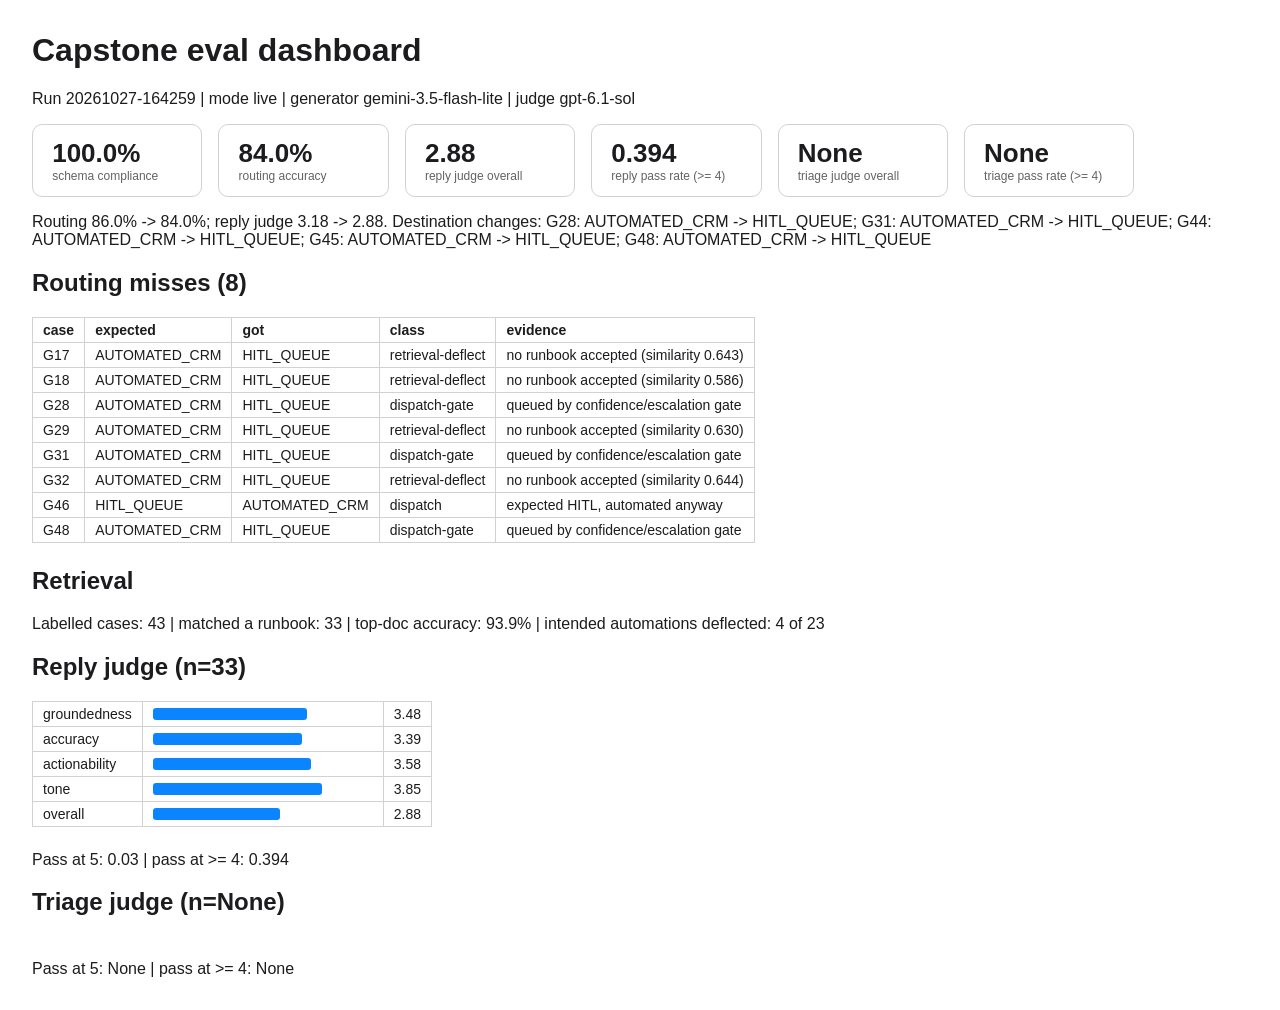
<file: capstone/eval/reports/20261027-164259/dashboard.html>
<!DOCTYPE html>
<html lang="en"><head><meta charset="utf-8">
<title>Capstone eval - 20261027-164259</title>
<style>
body { font-family: -apple-system, sans-serif; margin: 2rem;
  color: #1c1c1e; }
table { border-collapse: collapse; margin: 0.5rem 0 1.5rem; }
td, th { border: 1px solid #d1d1d6; padding: 4px 10px;
  text-align: left; font-size: 14px; }
.headline { display: flex; gap: 1rem; flex-wrap: wrap; }
.card { border: 1px solid #d1d1d6; border-radius: 10px;
  padding: 0.8rem 1.2rem; min-width: 130px; }
.card .n { font-size: 26px; font-weight: 700; }
.card .l { font-size: 12px; color: #636366; }
.barcell { width: 220px; }
.bar { background: #0a84ff; height: 12px; border-radius: 3px; }
</style></head><body>
<h1>Capstone eval dashboard</h1>
<p>Run 20261027-164259 | mode live |
generator gemini-3.5-flash-lite | judge
gpt-6.1-sol</p>
<div class="headline">
<div class="card"><div class="n">100.0%</div>
<div class="l">schema compliance</div></div>
<div class="card"><div class="n">84.0%</div>
<div class="l">routing accuracy</div></div>
<div class="card"><div class="n">2.88</div>
<div class="l">reply judge overall</div></div>
<div class="card"><div class="n">0.394</div>
<div class="l">reply pass rate (&gt;= 4)</div></div>
<div class="card"><div class="n">None</div>
<div class="l">triage judge overall</div></div>
<div class="card"><div class="n">None</div>
<div class="l">triage pass rate (&gt;= 4)</div></div>
</div>
<p>Routing 86.0% -> 84.0%; reply judge 3.18 -> 2.88. Destination changes: G28: AUTOMATED_CRM -&gt; HITL_QUEUE; G31: AUTOMATED_CRM -&gt; HITL_QUEUE; G44: AUTOMATED_CRM -&gt; HITL_QUEUE; G45: AUTOMATED_CRM -&gt; HITL_QUEUE; G48: AUTOMATED_CRM -&gt; HITL_QUEUE</p>
<h2>Routing misses (8)</h2>
<table><tr><th>case</th><th>expected</th><th>got</th>
<th>class</th><th>evidence</th></tr><tr><td>G17</td><td>AUTOMATED_CRM</td><td>HITL_QUEUE</td><td>retrieval-deflect</td><td>no runbook accepted (similarity 0.643)</td></tr><tr><td>G18</td><td>AUTOMATED_CRM</td><td>HITL_QUEUE</td><td>retrieval-deflect</td><td>no runbook accepted (similarity 0.586)</td></tr><tr><td>G28</td><td>AUTOMATED_CRM</td><td>HITL_QUEUE</td><td>dispatch-gate</td><td>queued by confidence/escalation gate</td></tr><tr><td>G29</td><td>AUTOMATED_CRM</td><td>HITL_QUEUE</td><td>retrieval-deflect</td><td>no runbook accepted (similarity 0.630)</td></tr><tr><td>G31</td><td>AUTOMATED_CRM</td><td>HITL_QUEUE</td><td>dispatch-gate</td><td>queued by confidence/escalation gate</td></tr><tr><td>G32</td><td>AUTOMATED_CRM</td><td>HITL_QUEUE</td><td>retrieval-deflect</td><td>no runbook accepted (similarity 0.644)</td></tr><tr><td>G46</td><td>HITL_QUEUE</td><td>AUTOMATED_CRM</td><td>dispatch</td><td>expected HITL, automated anyway</td></tr><tr><td>G48</td><td>AUTOMATED_CRM</td><td>HITL_QUEUE</td><td>dispatch-gate</td><td>queued by confidence/escalation gate</td></tr></table>
<h2>Retrieval</h2>
<p>Labelled cases: 43 | matched a runbook:
33 | top-doc accuracy: 93.9% |
intended automations deflected: 4 of
23</p>
<h2>Reply judge (n=33)</h2>
<table><tr><td>groundedness</td><td class='barcell'><div class='bar' style='width:70%'></div></td><td>3.48</td></tr><tr><td>accuracy</td><td class='barcell'><div class='bar' style='width:68%'></div></td><td>3.39</td></tr><tr><td>actionability</td><td class='barcell'><div class='bar' style='width:72%'></div></td><td>3.58</td></tr><tr><td>tone</td><td class='barcell'><div class='bar' style='width:77%'></div></td><td>3.85</td></tr><tr><td>overall</td><td class='barcell'><div class='bar' style='width:58%'></div></td><td>2.88</td></tr></table>
<p>Pass at 5: 0.03 |
pass at &gt;= 4: 0.394</p>
<h2>Triage judge (n=None)</h2>
<table></table>
<p>Pass at 5: None |
pass at &gt;= 4: None</p>
</body></html>
</file>
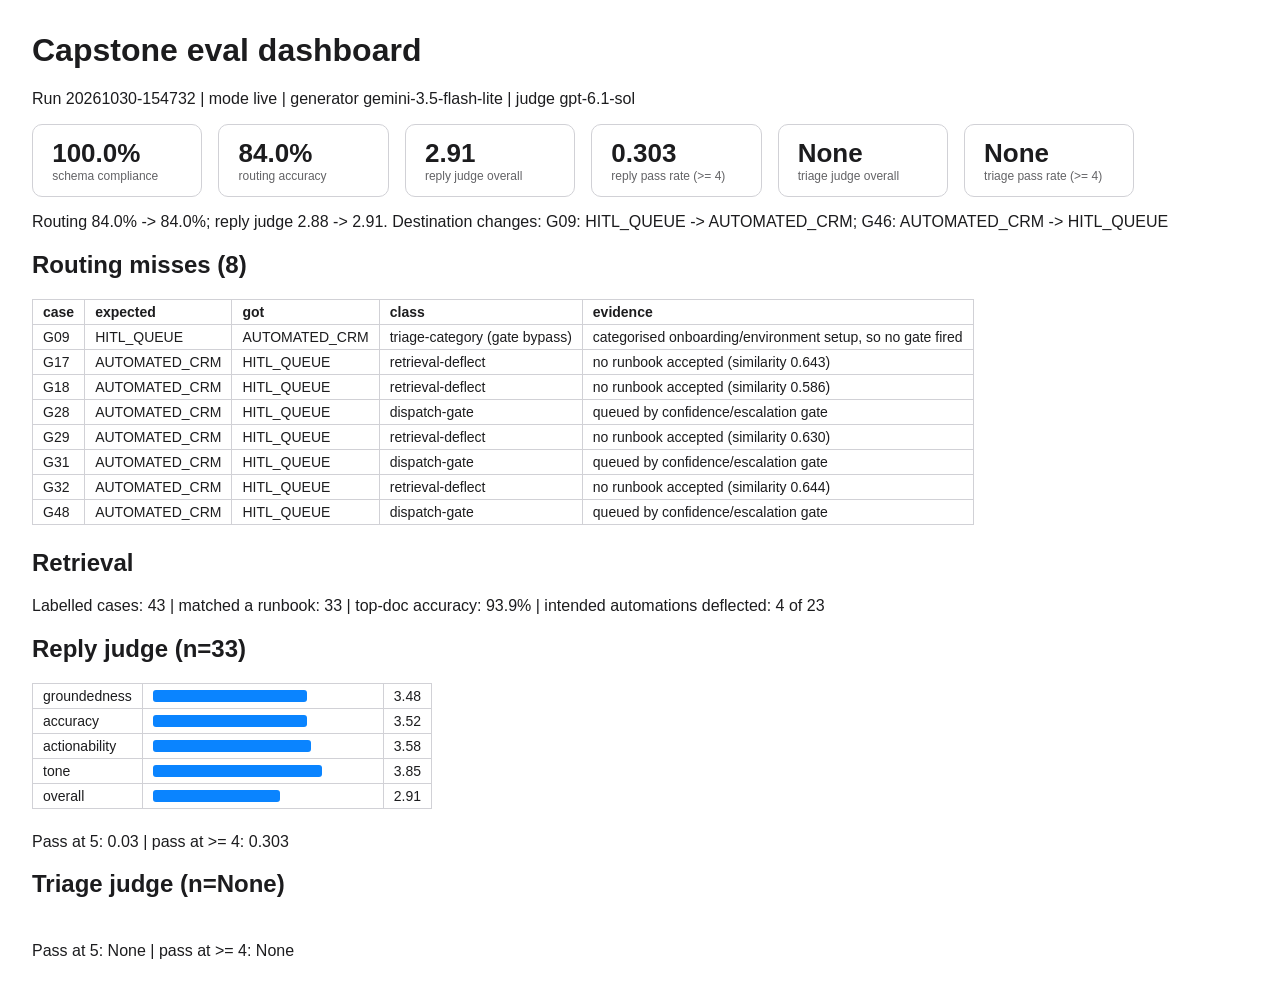
<file: capstone/eval/reports/20261030-154732/dashboard.html>
<!DOCTYPE html>
<html lang="en"><head><meta charset="utf-8">
<title>Capstone eval - 20261030-154732</title>
<style>
body { font-family: -apple-system, sans-serif; margin: 2rem;
  color: #1c1c1e; }
table { border-collapse: collapse; margin: 0.5rem 0 1.5rem; }
td, th { border: 1px solid #d1d1d6; padding: 4px 10px;
  text-align: left; font-size: 14px; }
.headline { display: flex; gap: 1rem; flex-wrap: wrap; }
.card { border: 1px solid #d1d1d6; border-radius: 10px;
  padding: 0.8rem 1.2rem; min-width: 130px; }
.card .n { font-size: 26px; font-weight: 700; }
.card .l { font-size: 12px; color: #636366; }
.barcell { width: 220px; }
.bar { background: #0a84ff; height: 12px; border-radius: 3px; }
</style></head><body>
<h1>Capstone eval dashboard</h1>
<p>Run 20261030-154732 | mode live |
generator gemini-3.5-flash-lite | judge
gpt-6.1-sol</p>
<div class="headline">
<div class="card"><div class="n">100.0%</div>
<div class="l">schema compliance</div></div>
<div class="card"><div class="n">84.0%</div>
<div class="l">routing accuracy</div></div>
<div class="card"><div class="n">2.91</div>
<div class="l">reply judge overall</div></div>
<div class="card"><div class="n">0.303</div>
<div class="l">reply pass rate (&gt;= 4)</div></div>
<div class="card"><div class="n">None</div>
<div class="l">triage judge overall</div></div>
<div class="card"><div class="n">None</div>
<div class="l">triage pass rate (&gt;= 4)</div></div>
</div>
<p>Routing 84.0% -> 84.0%; reply judge 2.88 -> 2.91. Destination changes: G09: HITL_QUEUE -&gt; AUTOMATED_CRM; G46: AUTOMATED_CRM -&gt; HITL_QUEUE</p>
<h2>Routing misses (8)</h2>
<table><tr><th>case</th><th>expected</th><th>got</th>
<th>class</th><th>evidence</th></tr><tr><td>G09</td><td>HITL_QUEUE</td><td>AUTOMATED_CRM</td><td>triage-category (gate bypass)</td><td>categorised onboarding/environment setup, so no gate fired</td></tr><tr><td>G17</td><td>AUTOMATED_CRM</td><td>HITL_QUEUE</td><td>retrieval-deflect</td><td>no runbook accepted (similarity 0.643)</td></tr><tr><td>G18</td><td>AUTOMATED_CRM</td><td>HITL_QUEUE</td><td>retrieval-deflect</td><td>no runbook accepted (similarity 0.586)</td></tr><tr><td>G28</td><td>AUTOMATED_CRM</td><td>HITL_QUEUE</td><td>dispatch-gate</td><td>queued by confidence/escalation gate</td></tr><tr><td>G29</td><td>AUTOMATED_CRM</td><td>HITL_QUEUE</td><td>retrieval-deflect</td><td>no runbook accepted (similarity 0.630)</td></tr><tr><td>G31</td><td>AUTOMATED_CRM</td><td>HITL_QUEUE</td><td>dispatch-gate</td><td>queued by confidence/escalation gate</td></tr><tr><td>G32</td><td>AUTOMATED_CRM</td><td>HITL_QUEUE</td><td>retrieval-deflect</td><td>no runbook accepted (similarity 0.644)</td></tr><tr><td>G48</td><td>AUTOMATED_CRM</td><td>HITL_QUEUE</td><td>dispatch-gate</td><td>queued by confidence/escalation gate</td></tr></table>
<h2>Retrieval</h2>
<p>Labelled cases: 43 | matched a runbook:
33 | top-doc accuracy: 93.9% |
intended automations deflected: 4 of
23</p>
<h2>Reply judge (n=33)</h2>
<table><tr><td>groundedness</td><td class='barcell'><div class='bar' style='width:70%'></div></td><td>3.48</td></tr><tr><td>accuracy</td><td class='barcell'><div class='bar' style='width:70%'></div></td><td>3.52</td></tr><tr><td>actionability</td><td class='barcell'><div class='bar' style='width:72%'></div></td><td>3.58</td></tr><tr><td>tone</td><td class='barcell'><div class='bar' style='width:77%'></div></td><td>3.85</td></tr><tr><td>overall</td><td class='barcell'><div class='bar' style='width:58%'></div></td><td>2.91</td></tr></table>
<p>Pass at 5: 0.03 |
pass at &gt;= 4: 0.303</p>
<h2>Triage judge (n=None)</h2>
<table></table>
<p>Pass at 5: None |
pass at &gt;= 4: None</p>
</body></html>
</file>
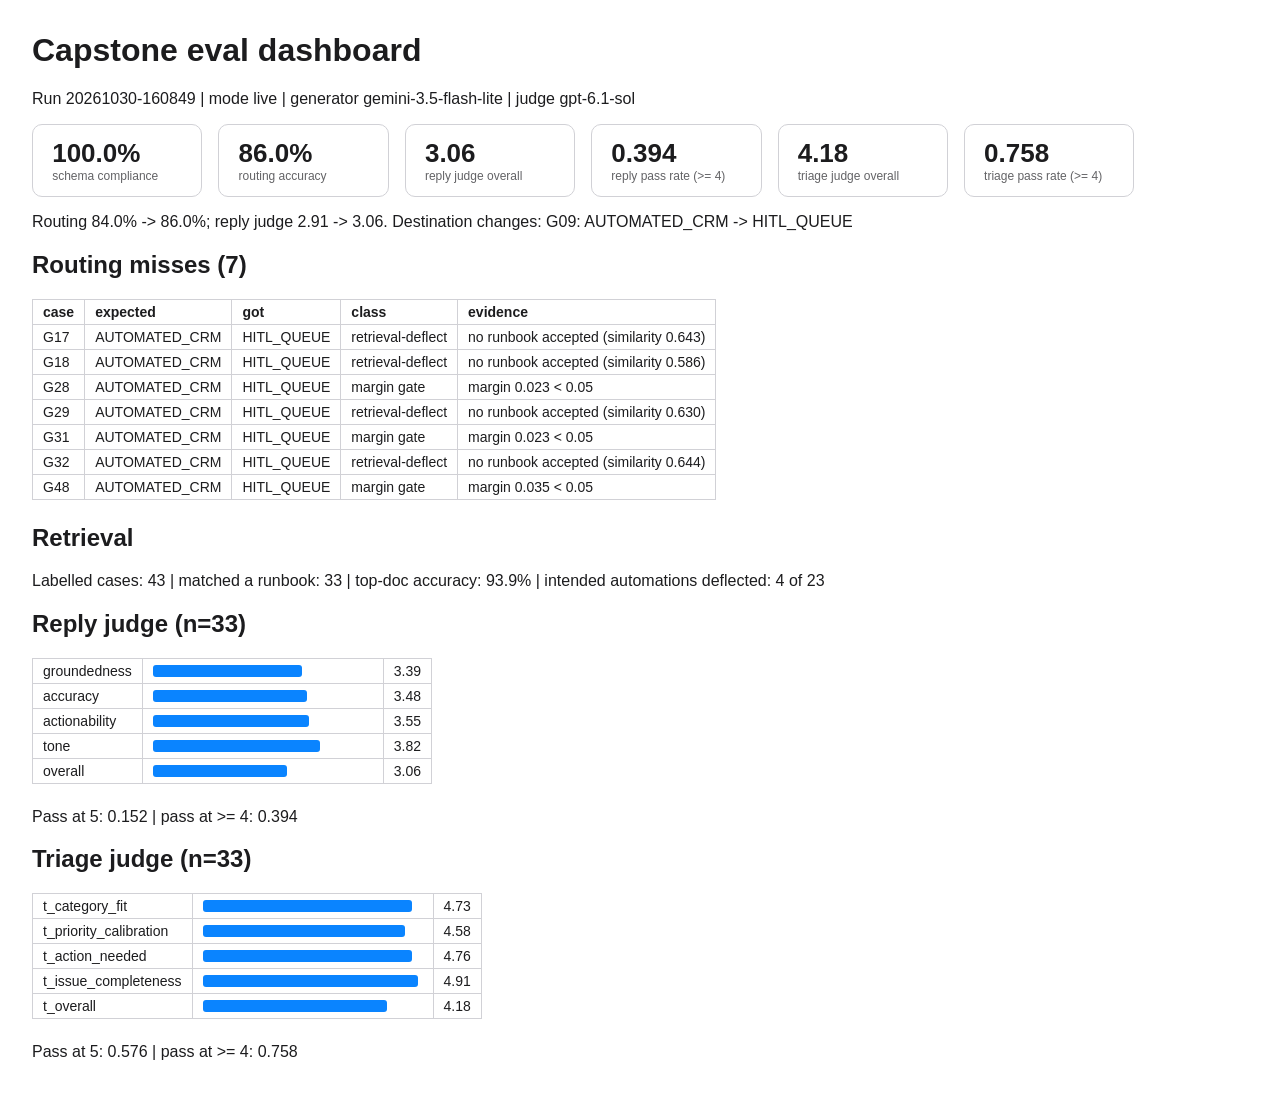
<file: capstone/eval/reports/20261030-160849/dashboard.html>
<!DOCTYPE html>
<html lang="en"><head><meta charset="utf-8">
<title>Capstone eval - 20261030-160849</title>
<style>
body { font-family: -apple-system, sans-serif; margin: 2rem;
  color: #1c1c1e; }
table { border-collapse: collapse; margin: 0.5rem 0 1.5rem; }
td, th { border: 1px solid #d1d1d6; padding: 4px 10px;
  text-align: left; font-size: 14px; }
.headline { display: flex; gap: 1rem; flex-wrap: wrap; }
.card { border: 1px solid #d1d1d6; border-radius: 10px;
  padding: 0.8rem 1.2rem; min-width: 130px; }
.card .n { font-size: 26px; font-weight: 700; }
.card .l { font-size: 12px; color: #636366; }
.barcell { width: 220px; }
.bar { background: #0a84ff; height: 12px; border-radius: 3px; }
</style></head><body>
<h1>Capstone eval dashboard</h1>
<p>Run 20261030-160849 | mode live |
generator gemini-3.5-flash-lite | judge
gpt-6.1-sol</p>
<div class="headline">
<div class="card"><div class="n">100.0%</div>
<div class="l">schema compliance</div></div>
<div class="card"><div class="n">86.0%</div>
<div class="l">routing accuracy</div></div>
<div class="card"><div class="n">3.06</div>
<div class="l">reply judge overall</div></div>
<div class="card"><div class="n">0.394</div>
<div class="l">reply pass rate (&gt;= 4)</div></div>
<div class="card"><div class="n">4.18</div>
<div class="l">triage judge overall</div></div>
<div class="card"><div class="n">0.758</div>
<div class="l">triage pass rate (&gt;= 4)</div></div>
</div>
<p>Routing 84.0% -> 86.0%; reply judge 2.91 -> 3.06. Destination changes: G09: AUTOMATED_CRM -&gt; HITL_QUEUE</p>
<h2>Routing misses (7)</h2>
<table><tr><th>case</th><th>expected</th><th>got</th>
<th>class</th><th>evidence</th></tr><tr><td>G17</td><td>AUTOMATED_CRM</td><td>HITL_QUEUE</td><td>retrieval-deflect</td><td>no runbook accepted (similarity 0.643)</td></tr><tr><td>G18</td><td>AUTOMATED_CRM</td><td>HITL_QUEUE</td><td>retrieval-deflect</td><td>no runbook accepted (similarity 0.586)</td></tr><tr><td>G28</td><td>AUTOMATED_CRM</td><td>HITL_QUEUE</td><td>margin gate</td><td>margin 0.023 &lt; 0.05</td></tr><tr><td>G29</td><td>AUTOMATED_CRM</td><td>HITL_QUEUE</td><td>retrieval-deflect</td><td>no runbook accepted (similarity 0.630)</td></tr><tr><td>G31</td><td>AUTOMATED_CRM</td><td>HITL_QUEUE</td><td>margin gate</td><td>margin 0.023 &lt; 0.05</td></tr><tr><td>G32</td><td>AUTOMATED_CRM</td><td>HITL_QUEUE</td><td>retrieval-deflect</td><td>no runbook accepted (similarity 0.644)</td></tr><tr><td>G48</td><td>AUTOMATED_CRM</td><td>HITL_QUEUE</td><td>margin gate</td><td>margin 0.035 &lt; 0.05</td></tr></table>
<h2>Retrieval</h2>
<p>Labelled cases: 43 | matched a runbook:
33 | top-doc accuracy: 93.9% |
intended automations deflected: 4 of
23</p>
<h2>Reply judge (n=33)</h2>
<table><tr><td>groundedness</td><td class='barcell'><div class='bar' style='width:68%'></div></td><td>3.39</td></tr><tr><td>accuracy</td><td class='barcell'><div class='bar' style='width:70%'></div></td><td>3.48</td></tr><tr><td>actionability</td><td class='barcell'><div class='bar' style='width:71%'></div></td><td>3.55</td></tr><tr><td>tone</td><td class='barcell'><div class='bar' style='width:76%'></div></td><td>3.82</td></tr><tr><td>overall</td><td class='barcell'><div class='bar' style='width:61%'></div></td><td>3.06</td></tr></table>
<p>Pass at 5: 0.152 |
pass at &gt;= 4: 0.394</p>
<h2>Triage judge (n=33)</h2>
<table><tr><td>t_category_fit</td><td class='barcell'><div class='bar' style='width:95%'></div></td><td>4.73</td></tr><tr><td>t_priority_calibration</td><td class='barcell'><div class='bar' style='width:92%'></div></td><td>4.58</td></tr><tr><td>t_action_needed</td><td class='barcell'><div class='bar' style='width:95%'></div></td><td>4.76</td></tr><tr><td>t_issue_completeness</td><td class='barcell'><div class='bar' style='width:98%'></div></td><td>4.91</td></tr><tr><td>t_overall</td><td class='barcell'><div class='bar' style='width:84%'></div></td><td>4.18</td></tr></table>
<p>Pass at 5: 0.576 |
pass at &gt;= 4: 0.758</p>
</body></html>
</file>
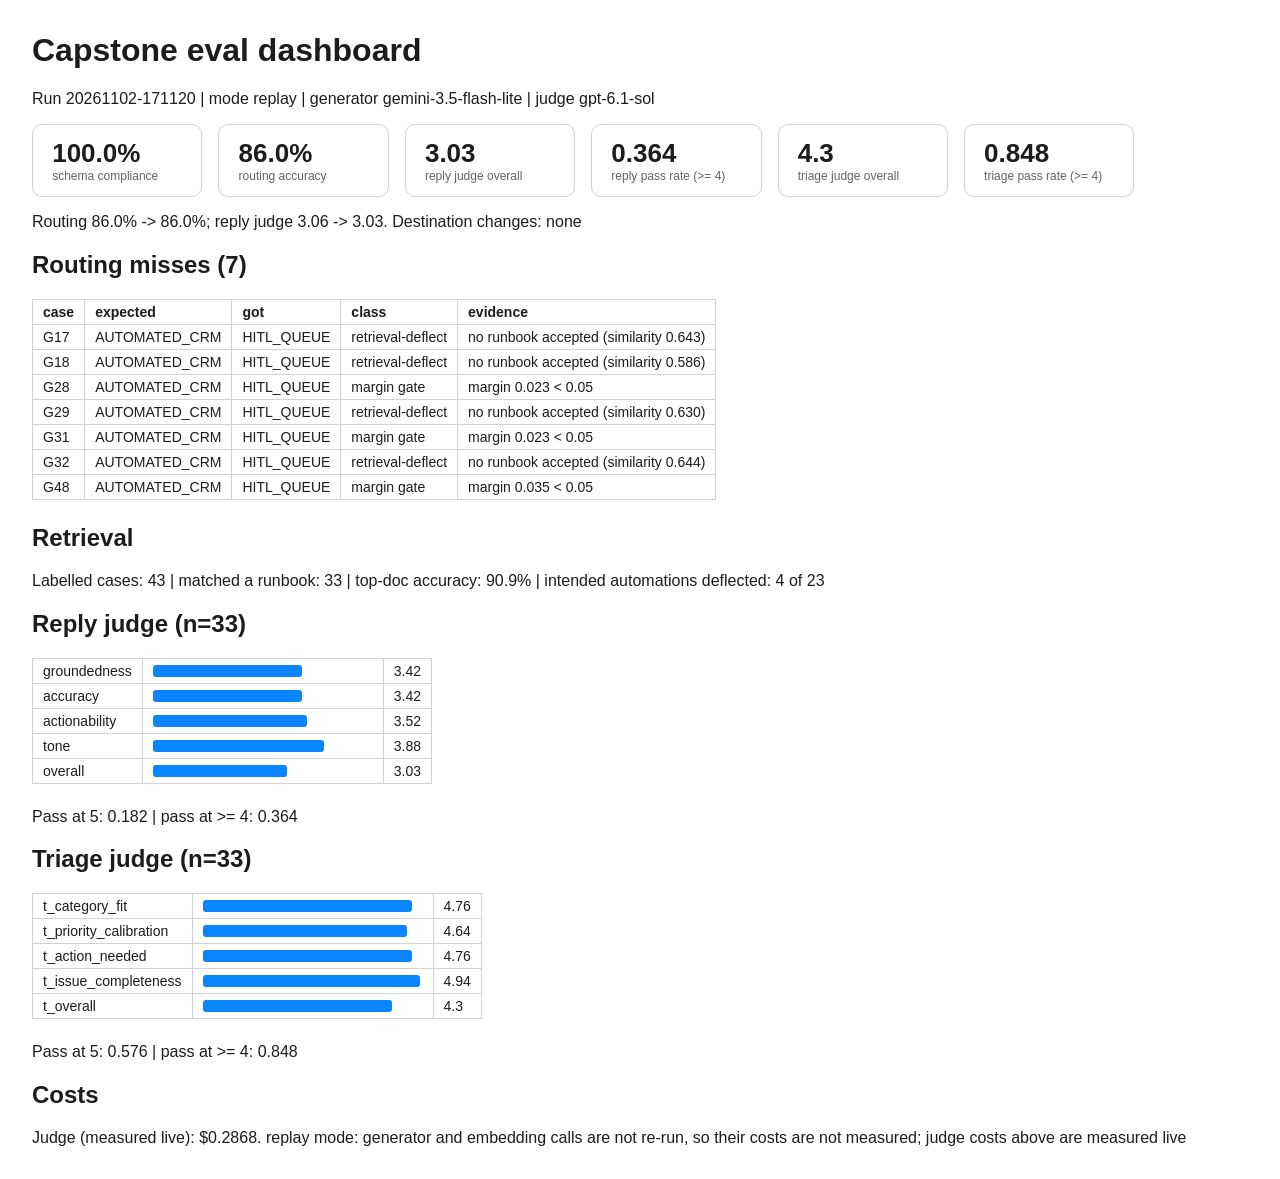
<file: capstone/eval/reports/20261102-171120/dashboard.html>
<!DOCTYPE html>
<html lang="en"><head><meta charset="utf-8">
<title>Capstone eval - 20261102-171120</title>
<style>
body { font-family: -apple-system, sans-serif; margin: 2rem;
  color: #1c1c1e; }
table { border-collapse: collapse; margin: 0.5rem 0 1.5rem; }
td, th { border: 1px solid #d1d1d6; padding: 4px 10px;
  text-align: left; font-size: 14px; }
.headline { display: flex; gap: 1rem; flex-wrap: wrap; }
.card { border: 1px solid #d1d1d6; border-radius: 10px;
  padding: 0.8rem 1.2rem; min-width: 130px; }
.card .n { font-size: 26px; font-weight: 700; }
.card .l { font-size: 12px; color: #636366; }
.barcell { width: 220px; }
.bar { background: #0a84ff; height: 12px; border-radius: 3px; }
</style></head><body>
<h1>Capstone eval dashboard</h1>
<p>Run 20261102-171120 | mode replay |
generator gemini-3.5-flash-lite | judge
gpt-6.1-sol</p>
<div class="headline">
<div class="card"><div class="n">100.0%</div>
<div class="l">schema compliance</div></div>
<div class="card"><div class="n">86.0%</div>
<div class="l">routing accuracy</div></div>
<div class="card"><div class="n">3.03</div>
<div class="l">reply judge overall</div></div>
<div class="card"><div class="n">0.364</div>
<div class="l">reply pass rate (&gt;= 4)</div></div>
<div class="card"><div class="n">4.3</div>
<div class="l">triage judge overall</div></div>
<div class="card"><div class="n">0.848</div>
<div class="l">triage pass rate (&gt;= 4)</div></div>
</div>
<p>Routing 86.0% -> 86.0%; reply judge 3.06 -> 3.03. Destination changes: none</p>
<h2>Routing misses (7)</h2>
<table><tr><th>case</th><th>expected</th><th>got</th>
<th>class</th><th>evidence</th></tr><tr><td>G17</td><td>AUTOMATED_CRM</td><td>HITL_QUEUE</td><td>retrieval-deflect</td><td>no runbook accepted (similarity 0.643)</td></tr><tr><td>G18</td><td>AUTOMATED_CRM</td><td>HITL_QUEUE</td><td>retrieval-deflect</td><td>no runbook accepted (similarity 0.586)</td></tr><tr><td>G28</td><td>AUTOMATED_CRM</td><td>HITL_QUEUE</td><td>margin gate</td><td>margin 0.023 &lt; 0.05</td></tr><tr><td>G29</td><td>AUTOMATED_CRM</td><td>HITL_QUEUE</td><td>retrieval-deflect</td><td>no runbook accepted (similarity 0.630)</td></tr><tr><td>G31</td><td>AUTOMATED_CRM</td><td>HITL_QUEUE</td><td>margin gate</td><td>margin 0.023 &lt; 0.05</td></tr><tr><td>G32</td><td>AUTOMATED_CRM</td><td>HITL_QUEUE</td><td>retrieval-deflect</td><td>no runbook accepted (similarity 0.644)</td></tr><tr><td>G48</td><td>AUTOMATED_CRM</td><td>HITL_QUEUE</td><td>margin gate</td><td>margin 0.035 &lt; 0.05</td></tr></table>
<h2>Retrieval</h2>
<p>Labelled cases: 43 | matched a runbook:
33 | top-doc accuracy: 90.9% |
intended automations deflected: 4 of
23</p>
<h2>Reply judge (n=33)</h2>
<table><tr><td>groundedness</td><td class='barcell'><div class='bar' style='width:68%'></div></td><td>3.42</td></tr><tr><td>accuracy</td><td class='barcell'><div class='bar' style='width:68%'></div></td><td>3.42</td></tr><tr><td>actionability</td><td class='barcell'><div class='bar' style='width:70%'></div></td><td>3.52</td></tr><tr><td>tone</td><td class='barcell'><div class='bar' style='width:78%'></div></td><td>3.88</td></tr><tr><td>overall</td><td class='barcell'><div class='bar' style='width:61%'></div></td><td>3.03</td></tr></table>
<p>Pass at 5: 0.182 |
pass at &gt;= 4: 0.364</p>
<h2>Triage judge (n=33)</h2>
<table><tr><td>t_category_fit</td><td class='barcell'><div class='bar' style='width:95%'></div></td><td>4.76</td></tr><tr><td>t_priority_calibration</td><td class='barcell'><div class='bar' style='width:93%'></div></td><td>4.64</td></tr><tr><td>t_action_needed</td><td class='barcell'><div class='bar' style='width:95%'></div></td><td>4.76</td></tr><tr><td>t_issue_completeness</td><td class='barcell'><div class='bar' style='width:99%'></div></td><td>4.94</td></tr><tr><td>t_overall</td><td class='barcell'><div class='bar' style='width:86%'></div></td><td>4.3</td></tr></table>
<p>Pass at 5: 0.576 |
pass at &gt;= 4: 0.848</p>
<h2>Costs</h2><p>Judge (measured live): $0.2868. replay mode: generator and embedding calls are not re-run, so their costs are not measured; judge costs above are measured live</p>
</body></html>
</file>
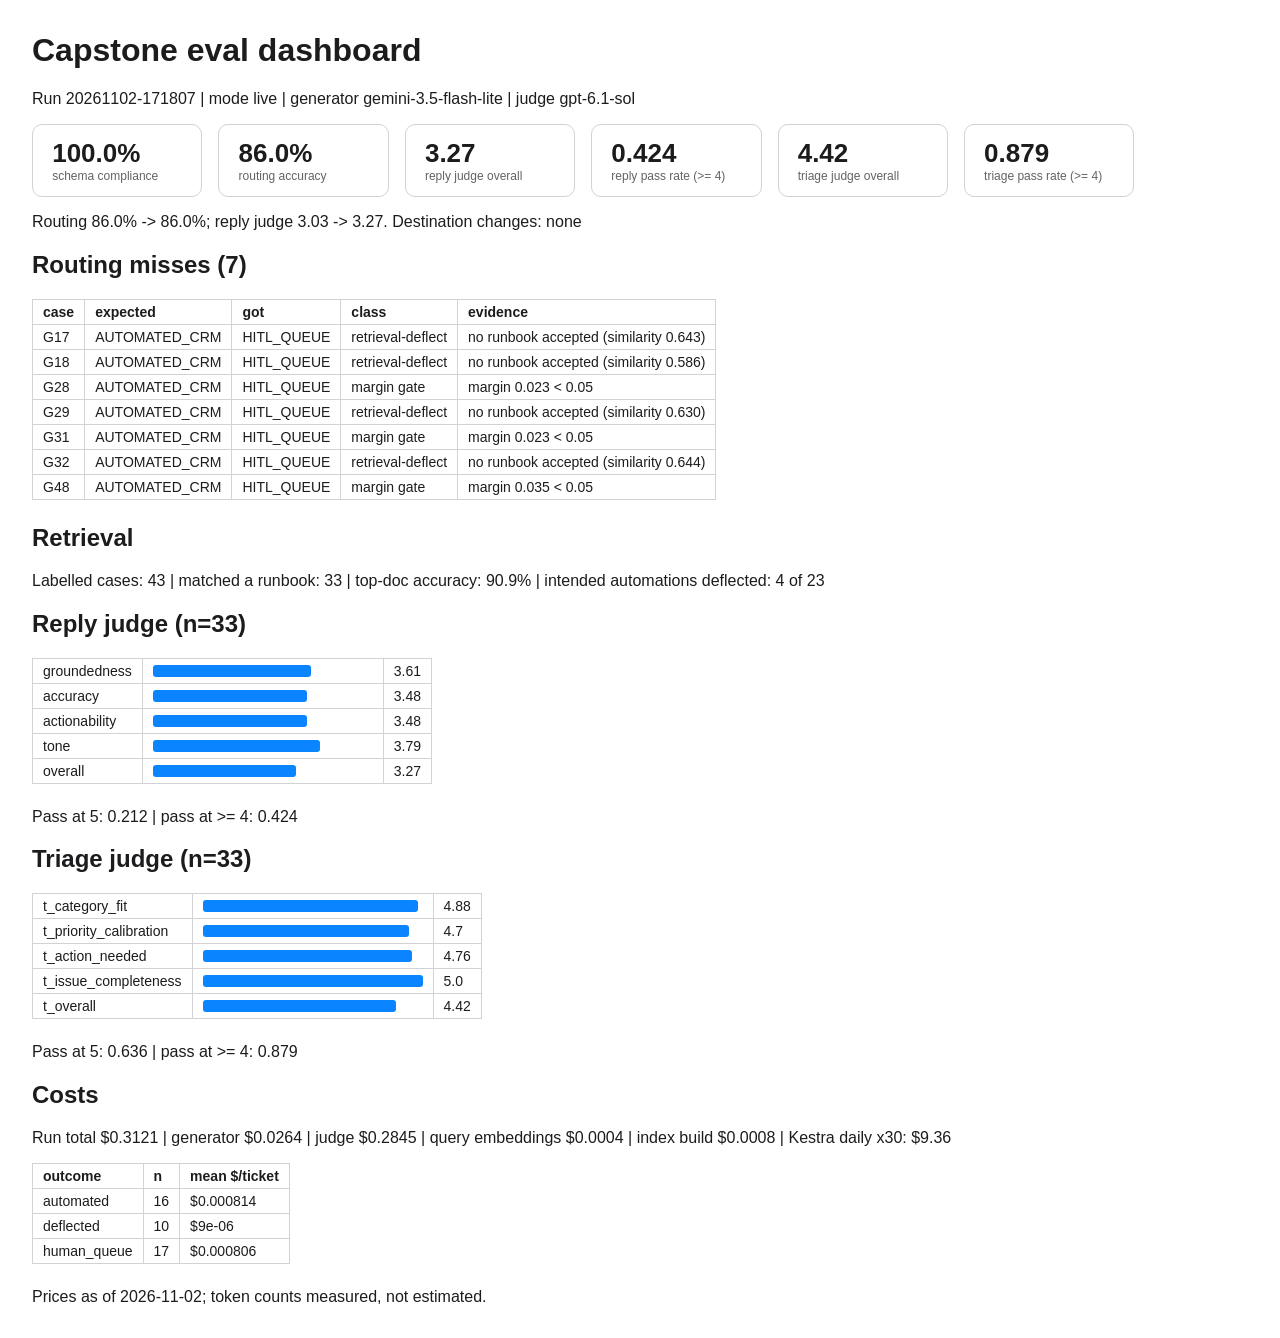
<file: capstone/eval/reports/20261102-171807/dashboard.html>
<!DOCTYPE html>
<html lang="en"><head><meta charset="utf-8">
<title>Capstone eval - 20261102-171807</title>
<style>
body { font-family: -apple-system, sans-serif; margin: 2rem;
  color: #1c1c1e; }
table { border-collapse: collapse; margin: 0.5rem 0 1.5rem; }
td, th { border: 1px solid #d1d1d6; padding: 4px 10px;
  text-align: left; font-size: 14px; }
.headline { display: flex; gap: 1rem; flex-wrap: wrap; }
.card { border: 1px solid #d1d1d6; border-radius: 10px;
  padding: 0.8rem 1.2rem; min-width: 130px; }
.card .n { font-size: 26px; font-weight: 700; }
.card .l { font-size: 12px; color: #636366; }
.barcell { width: 220px; }
.bar { background: #0a84ff; height: 12px; border-radius: 3px; }
</style></head><body>
<h1>Capstone eval dashboard</h1>
<p>Run 20261102-171807 | mode live |
generator gemini-3.5-flash-lite | judge
gpt-6.1-sol</p>
<div class="headline">
<div class="card"><div class="n">100.0%</div>
<div class="l">schema compliance</div></div>
<div class="card"><div class="n">86.0%</div>
<div class="l">routing accuracy</div></div>
<div class="card"><div class="n">3.27</div>
<div class="l">reply judge overall</div></div>
<div class="card"><div class="n">0.424</div>
<div class="l">reply pass rate (&gt;= 4)</div></div>
<div class="card"><div class="n">4.42</div>
<div class="l">triage judge overall</div></div>
<div class="card"><div class="n">0.879</div>
<div class="l">triage pass rate (&gt;= 4)</div></div>
</div>
<p>Routing 86.0% -> 86.0%; reply judge 3.03 -> 3.27. Destination changes: none</p>
<h2>Routing misses (7)</h2>
<table><tr><th>case</th><th>expected</th><th>got</th>
<th>class</th><th>evidence</th></tr><tr><td>G17</td><td>AUTOMATED_CRM</td><td>HITL_QUEUE</td><td>retrieval-deflect</td><td>no runbook accepted (similarity 0.643)</td></tr><tr><td>G18</td><td>AUTOMATED_CRM</td><td>HITL_QUEUE</td><td>retrieval-deflect</td><td>no runbook accepted (similarity 0.586)</td></tr><tr><td>G28</td><td>AUTOMATED_CRM</td><td>HITL_QUEUE</td><td>margin gate</td><td>margin 0.023 &lt; 0.05</td></tr><tr><td>G29</td><td>AUTOMATED_CRM</td><td>HITL_QUEUE</td><td>retrieval-deflect</td><td>no runbook accepted (similarity 0.630)</td></tr><tr><td>G31</td><td>AUTOMATED_CRM</td><td>HITL_QUEUE</td><td>margin gate</td><td>margin 0.023 &lt; 0.05</td></tr><tr><td>G32</td><td>AUTOMATED_CRM</td><td>HITL_QUEUE</td><td>retrieval-deflect</td><td>no runbook accepted (similarity 0.644)</td></tr><tr><td>G48</td><td>AUTOMATED_CRM</td><td>HITL_QUEUE</td><td>margin gate</td><td>margin 0.035 &lt; 0.05</td></tr></table>
<h2>Retrieval</h2>
<p>Labelled cases: 43 | matched a runbook:
33 | top-doc accuracy: 90.9% |
intended automations deflected: 4 of
23</p>
<h2>Reply judge (n=33)</h2>
<table><tr><td>groundedness</td><td class='barcell'><div class='bar' style='width:72%'></div></td><td>3.61</td></tr><tr><td>accuracy</td><td class='barcell'><div class='bar' style='width:70%'></div></td><td>3.48</td></tr><tr><td>actionability</td><td class='barcell'><div class='bar' style='width:70%'></div></td><td>3.48</td></tr><tr><td>tone</td><td class='barcell'><div class='bar' style='width:76%'></div></td><td>3.79</td></tr><tr><td>overall</td><td class='barcell'><div class='bar' style='width:65%'></div></td><td>3.27</td></tr></table>
<p>Pass at 5: 0.212 |
pass at &gt;= 4: 0.424</p>
<h2>Triage judge (n=33)</h2>
<table><tr><td>t_category_fit</td><td class='barcell'><div class='bar' style='width:98%'></div></td><td>4.88</td></tr><tr><td>t_priority_calibration</td><td class='barcell'><div class='bar' style='width:94%'></div></td><td>4.7</td></tr><tr><td>t_action_needed</td><td class='barcell'><div class='bar' style='width:95%'></div></td><td>4.76</td></tr><tr><td>t_issue_completeness</td><td class='barcell'><div class='bar' style='width:100%'></div></td><td>5.0</td></tr><tr><td>t_overall</td><td class='barcell'><div class='bar' style='width:88%'></div></td><td>4.42</td></tr></table>
<p>Pass at 5: 0.636 |
pass at &gt;= 4: 0.879</p>
<h2>Costs</h2><p>Run total $0.3121 | generator $0.0264 | judge $0.2845 | query embeddings $0.0004 | index build $0.0008 | Kestra daily x30: $9.36</p><table><tr><th>outcome</th><th>n</th><th>mean $/ticket</th></tr><tr><td>automated</td><td>16</td><td>$0.000814</td></tr><tr><td>deflected</td><td>10</td><td>$9e-06</td></tr><tr><td>human_queue</td><td>17</td><td>$0.000806</td></tr></table><p>Prices as of 2026-11-02; token counts measured, not estimated.</p>
</body></html>
</file>
<file: styles.css>
/* OmniFlow ticket submission page.
   Font: Poppins - a geometric sans that matches the logo wordmark. */
@import url('https://fonts.googleapis.com/css2?family=Poppins:wght@400;600;700&display=swap');

:root {
  --brand-blue: #1f6fd6;
  --brand-teal: #15b8a6;
  --ink: #33475b;
  --line: #d7dee6;
  --panel: #f7fafc;
}

* { box-sizing: border-box; }

body {
  font-family: 'Poppins', 'Segoe UI', Arial, sans-serif;
  color: var(--ink);
  max-width: 680px;
  margin: 2rem auto;
  padding: 0 1rem;
  line-height: 1.5;
}

h1 { font-weight: 700; font-size: 1.6rem; }

form {
  display: flex;
  flex-direction: column;
  gap: 0.4rem;
  margin-top: 1.5rem;
}

label { font-weight: 600; margin-top: 0.8rem; }

input, textarea {
  font: inherit;
  padding: 0.55rem 0.7rem;
  border: 1px solid var(--line);
  border-radius: 6px;
  width: 100%;
}

input:focus, textarea:focus {
  outline: 2px solid var(--brand-teal);
  outline-offset: 1px;
}

button {
  margin-top: 1.2rem;
  font: inherit;
  font-weight: 600;
  color: #fff;
  background: linear-gradient(90deg, var(--brand-blue), var(--brand-teal));
  border: none;
  border-radius: 6px;
  padding: 0.7rem 1rem;
  cursor: pointer;
}

button:hover { filter: brightness(1.08); }

#ticket-result {
  margin-top: 1.5rem;
  background: var(--panel);
  border: 1px solid var(--line);
  border-radius: 6px;
  padding: 0.9rem 1rem;
  min-height: 3.2rem;
  white-space: pre-line;
}
</file>
